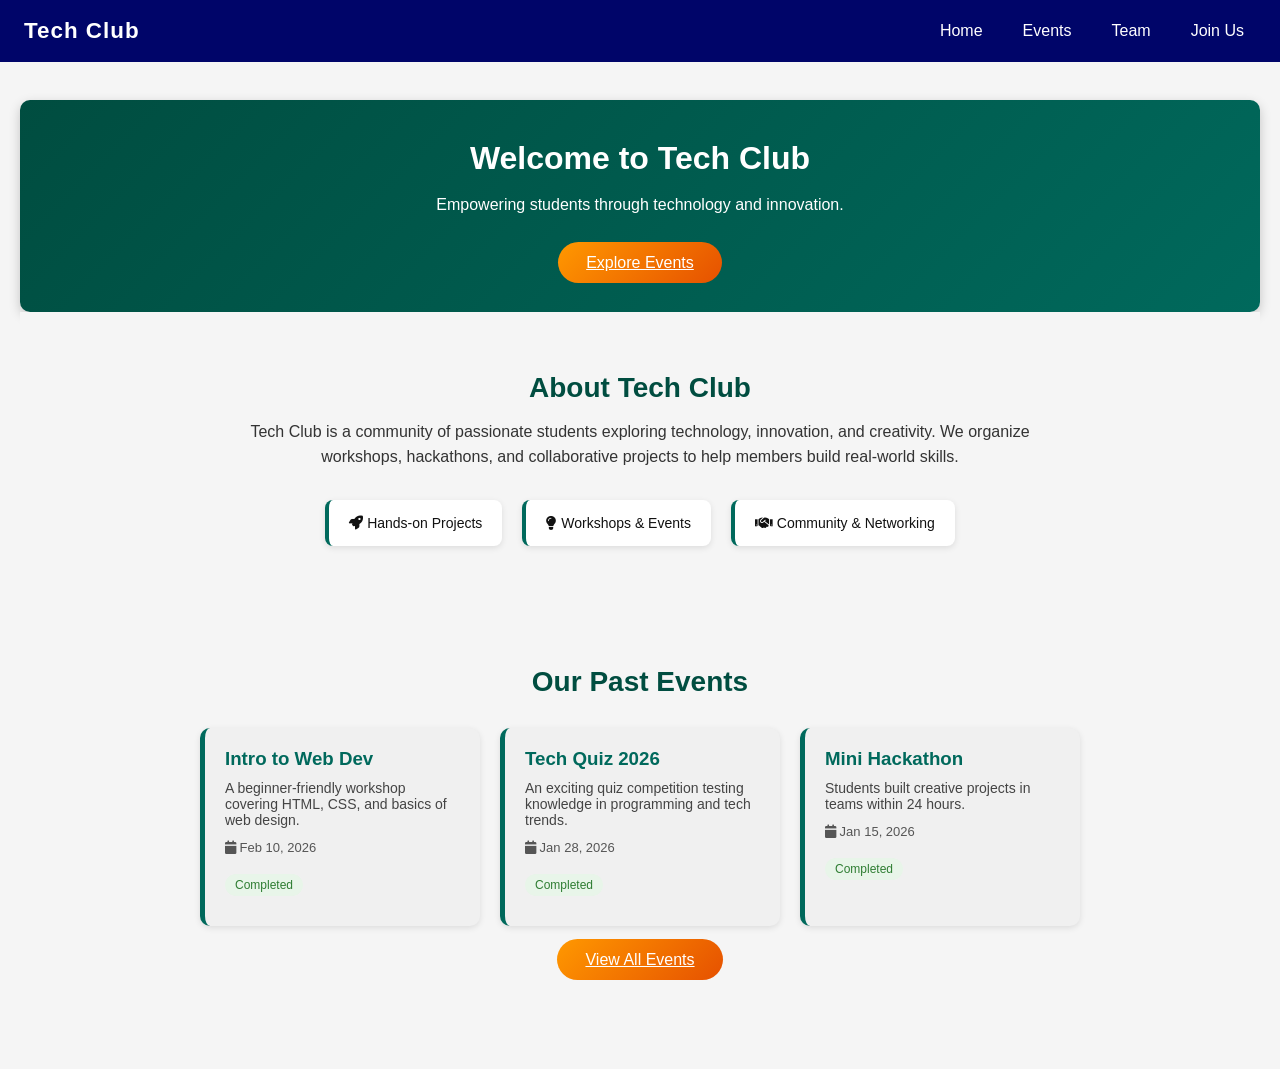
<file: Technical Club Portal/index.html>
<!DOCTYPE html>
<html lang="en">
    <head>
        <meta charset="UTF-8">
        <meta name="viewport" content="width=device-width, initial-scale=1.0">
        <title>Document</title>
        <link rel="stylesheet" href="css/style.css">
        <link rel="stylesheet" href="css/navbar.css">
        <link rel="stylesheet" href="https://cdnjs.cloudflare.com/ajax/libs/font-awesome/6.0.0/css/all.min.css">
    </head>
    <body>
        <header>
            <nav class="navbar">
                <a href="index.html">
                    <h2>Tech Club</h2>
                </a>
                <ul>
                    <li><a href="index.html">Home</a></li>
                    <li><a href="events.html">Events</a></li>
                    <li><a href="team.html">Team</a></li>
                    <li><a href="contact.html">Join Us</a></li>
                </ul>
            </nav>
        </header>
        <section class="hero">
            <h1>Welcome to Tech Club</h1>
            <p>Empowering students through technology and innovation.</p>
            <br><br>
            <a href="events.html" class="btn">Explore Events</a>
        </section>
        <section class="about">
            <div class="about-container">
                <h2>About Tech Club</h2>
                <p>
                    Tech Club is a community of passionate students exploring
                    technology,
                    innovation, and creativity. We organize workshops,
                    hackathons, and
                    collaborative projects to help members build real-world
                    skills.
                </p>
                <div class="about-highlights">
                    <div class="highlight-card"><i class="fas fa-rocket"></i> Hands-on Projects</div>
                    <div class="highlight-card"><i class="fas fa-lightbulb"></i> Workshops & Events</div>
                    <div class="highlight-card"><i class="fas fa-handshake"></i> Community & Networking</div>
                </div>
            </div>
        </section>
        <section class="completed-events">
            <div class="events-container">
                <h2>Our Past Events</h2>
                <div class="event-cards">

                    <div class="event-card">
                        <h3>Intro to Web Dev</h3>
                        <p>A beginner-friendly workshop covering HTML, CSS, and
                            basics of web design.</p>
                        <span class="event-date"><i class="fas fa-calendar"></i> Feb 10, 2026</span>
                        <br><br>
                        <span class="event-badge">Completed</span>
                    </div>
                    <div class="event-card">
                        <h3>Tech Quiz 2026</h3>
                        <p>An exciting quiz competition testing knowledge in
                            programming and tech trends.</p>
                        <span class="event-date"><i class="fas fa-calendar"></i> Jan 28, 2026</span>
                        <br><br>
                        <span class="event-badge">Completed</span>
                    </div>

                    <div class="event-card">
                        <h3>Mini Hackathon</h3>
                        <p>Students built creative projects in teams within 24
                            hours.</p>
                        <span class="event-date"><i class="fas fa-calendar"></i> Jan 15, 2026</span>
                        <br><br>
                        <span class="event-badge">Completed</span>
                    </div>
                </div>
                <div class="btn-container">
                    <a href="events.html" class="btn">View All Events</a>
                </div>
            </div>
        </section>
    </body>
</html>
</file>
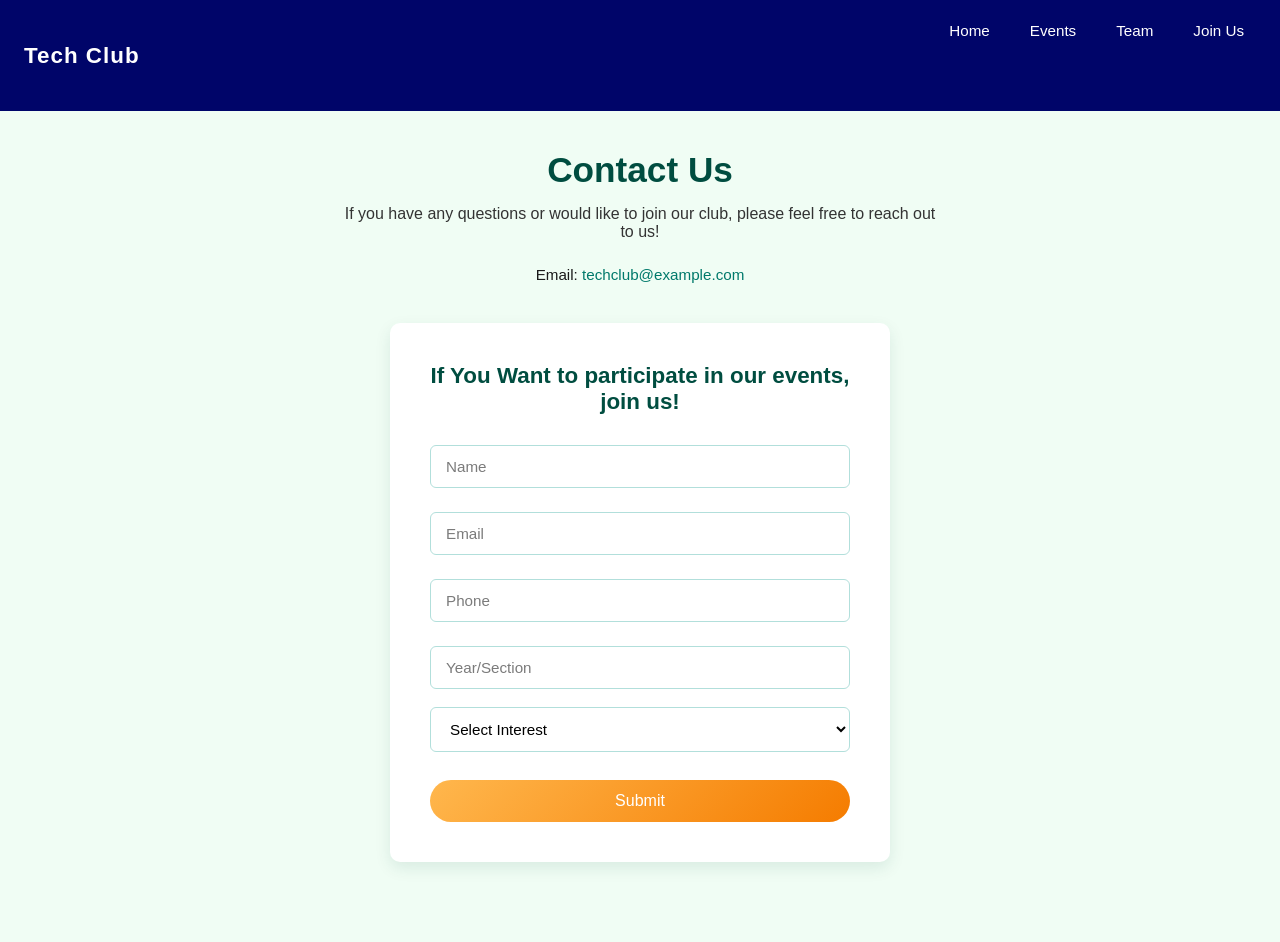
<file: Technical Club Portal/contact.html>
<!DOCTYPE html>
<html lang="en">
    <head>
        <meta charset="UTF-8">
        <meta name="viewport" content="width=device-width, initial-scale=1.0">
        <title>Document</title>
        <link rel="stylesheet" href="css/contact.css">
        <link rel="stylesheet" href="css/navbar.css">
    </head>
    <body>
        <header>
            <nav class="navbar">
                <a href="index.html">
                    <h2>Tech Club</h2>
                </a>
                <ul>
                    <li><a href="index.html">Home</a></li>
                    <li><a href="events.html">Events</a></li>
                    <li><a href="team.html">Team</a></li>
                    <li><a href="contact.html">Join Us</a></li>
                </ul>
            </nav>
        </header>
        <div class="container">
            <h1>Contact Us</h1>
            <p>If you have any questions or would like to join our club, please
                feel
                free to reach out to us!</p>
            <ul>
                <li>Email: <a
                        href="mailto:techclub@example.com">techclub@example.com</a></li>
            </ul>
        </div>
        <section>
            <h2>If You Want to participate in our events, join us!</h2>
            <form id="contactForm">
                <input type="text" id="name" placeholder="Name" />
                <span class="error" id="nameError"></span>
                <input type="email" id="email" placeholder="Email" />
                <span class="error" id="emailError"></span>
                <input type="text" id="phone" placeholder="Phone" />
                <span class="error" id="phoneError"></span>
                <input type="text" id="year" placeholder="Year/Section" />
                <select id="interest">
                    <option value>Select Interest</option>
                    <option>Web Development</option>
                    <option>AI/ML</option>
                    <option>Competitive Programming</option>
                    <option>App Development</option>
                    <option>Cybersecurity</option>
                    <option>Data Science</option>
                    <option>Game Development</option>
                    <option>Cloud Computing</option>
                    <option>Robotics</option>
                    <option>UI/UX Design</option>
                    <option>Open Source Contribution</option>
                </select>
                <button type="submit">Submit</button>
            </form>
        </section>
        <script src="script/form.js"></script>
    </body>
</html>
</file>
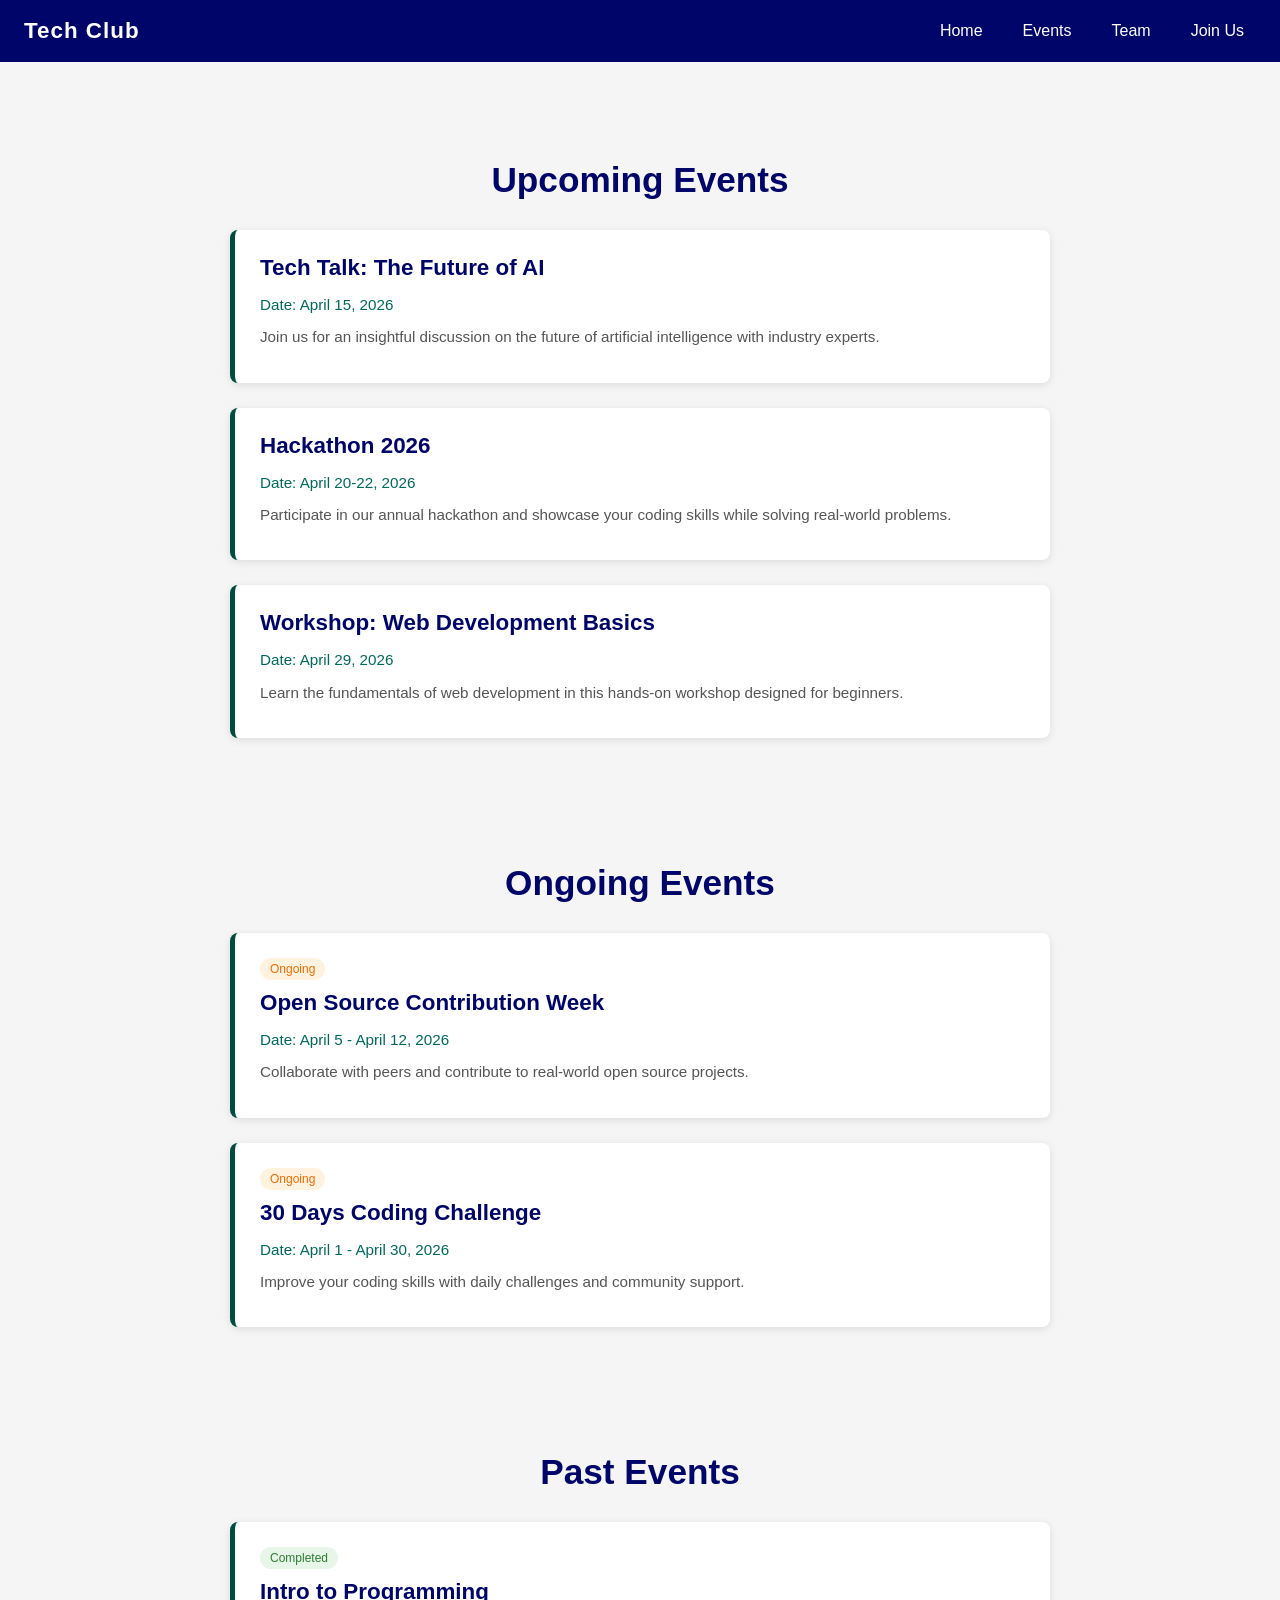
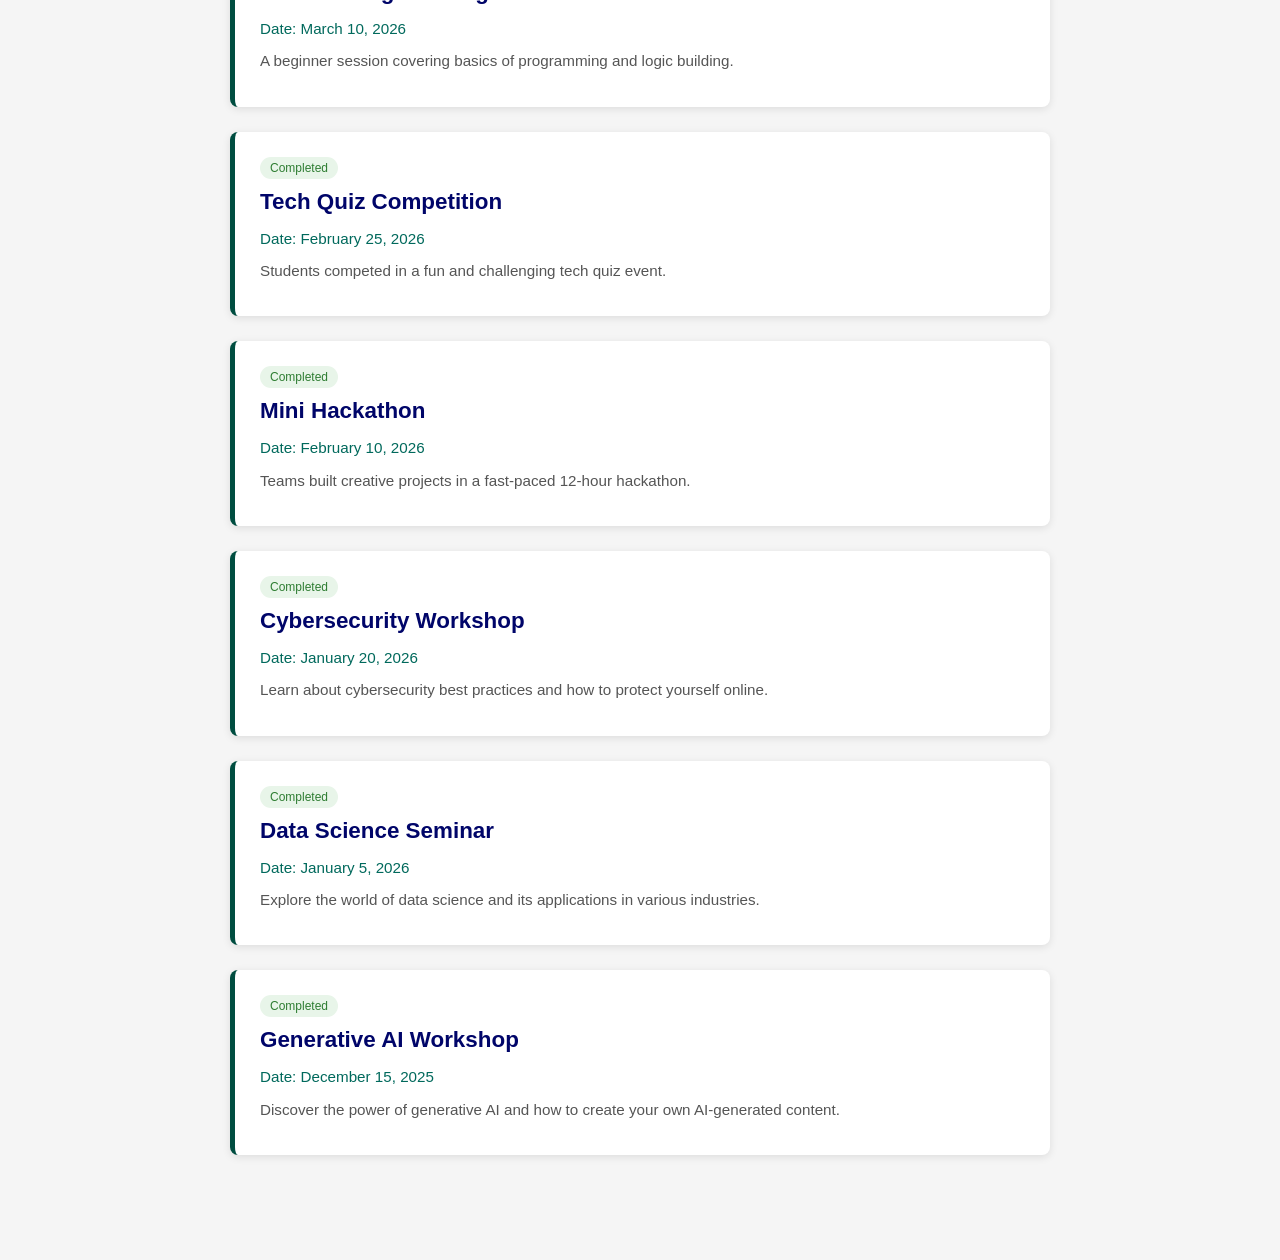
<file: Technical Club Portal/events.html>
<!DOCTYPE html>
<html lang="en">
    <head>
        <meta charset="UTF-8">
        <meta name="viewport" content="width=device-width, initial-scale=1.0">
        <title>Document</title>
        <link rel="stylesheet" href="css/navbar.css">
        <link rel="stylesheet" href="css/events.css">
    </head>
    <body>
        <header>
            <nav class="navbar">
                <a href="index.html">
                    <h2>Tech Club</h2>
                </a>
                <ul>
                    <li><a href="index.html">Home</a></li>
                    <li><a href="events.html">Events</a></li>
                    <li><a href="team.html">Team</a></li>
                    <li><a href="contact.html">Join Us</a></li>
                </ul>
            </nav>
        </header>
        <!-- Upcoming Events -->
        <section class="container">
            <h1>Upcoming Events</h1>
            <div class="event-card">
                <h2>Tech Talk: The Future of AI</h2>
                <p>Date: April 15, 2026</p>
                <p>Join us for an insightful discussion on the future of
                    artificial intelligence with industry experts.</p>
            </div>
            <div class="event-card">
                <h2>Hackathon 2026</h2>
                <p>Date: April 20-22, 2026</p>
                <p>Participate in our annual hackathon and showcase your coding
                    skills while solving real-world problems.</p>
            </div>
            <div class="event-card">
                <h2>Workshop: Web Development Basics</h2>
                <p>Date: April 29, 2026</p>
                <p>Learn the fundamentals of web development in this hands-on
                    workshop designed for beginners.</p>
            </div>
        </section>
        <!-- Ongoing Events -->
        <section class="container">
            <h1>Ongoing Events</h1>
            <div class="event-card">
                <span class="event-badge-ongoing">Ongoing</span>
                <h2>Open Source Contribution Week</h2>
                <p>Date: April 5 - April 12, 2026</p>
                <p>Collaborate with peers and contribute to real-world open
                    source projects.</p>
            </div>
            <div class="event-card">
                <span class="event-badge-ongoing">Ongoing</span>
                <h2>30 Days Coding Challenge</h2>
                <p>Date: April 1 - April 30, 2026</p>
                <p>Improve your coding skills with daily challenges and
                    community support.</p>
            </div>
        </section>
        <!-- Past Events -->
        <section class="container">
            <h1>Past Events</h1>
            <div class="event-card">
                <span class="event-badge-completed">Completed</span>
                <h2>Intro to Programming</h2>
                <p>Date: March 10, 2026</p>
                <p>A beginner session covering basics of programming and logic
                    building.</p>
            </div>
            <div class="event-card">
                <span class="event-badge-completed">Completed</span>
                <h2>Tech Quiz Competition</h2>
                <p>Date: February 25, 2026</p>
                <p>Students competed in a fun and challenging tech quiz
                    event.</p>
            </div>
            <div class="event-card">
                <span class="event-badge-completed">Completed</span>
                <h2>Mini Hackathon</h2>
                <p>Date: February 10, 2026</p>
                <p>Teams built creative projects in a fast-paced 12-hour
                    hackathon.</p>
            </div>
            <div class="event-card">
                <span class="event-badge-completed">Completed</span>
                <h2>Cybersecurity Workshop</h2>
                <p>Date: January 20, 2026</p>
                <p>Learn about cybersecurity best practices and how to protect
                    yourself online.</p>
            </div>
            <div class="event-card">
                <span class="event-badge-completed">Completed</span>
                <h2>Data Science Seminar</h2>
                <p>Date: January 5, 2026</p>
                <p>Explore the world of data science and its applications in
                    various industries.</p>
            </div>
            <div class="event-card">
                <span class="event-badge-completed">Completed</span>
                <h2>Generative AI Workshop</h2>
                <p>Date: December 15, 2025</p>
                <p>Discover the power of generative AI and how to create your
                    own AI-generated content.</p>
            </div>
        </section>
    </body>
</html>
</file>
<file: Technical Club Portal/css/style.css>
* {
    margin: 0;
    padding: 0;
    box-sizing: border-box;
}

body {
    font-family: Arial, sans-serif;
    background-color: #f5f5f5;
    min-height: 100vh;
    color: #111;
    padding: 100px 20px 40px;
}

.container {
    padding: 40px;
    max-width: 800px;
    margin: auto;
}

.hero {
    background: linear-gradient(135deg, #004d40, #00695c);
    color: white;
    padding: 40px 30px;
    border-radius: 10px;
    text-align: center;
    box-shadow: 0 4px 12px rgba(0, 0, 0, 0.2);
}

.hero h1 {
    font-size: 32px;
    margin-bottom: 15px;
}

.hero p {
    font-size: 16px;
    line-height: 1.6;
}

.about {
    padding: 60px 20px;
    background-color: #f5f5f5;
    text-align: center;
}

.about-container {
    max-width: 800px;
    margin: auto;
}

.about h2 {
    font-size: 28px;
    margin-bottom: 15px;
    color: #004d40;
}

.about p {
    font-size: 16px;
    line-height: 1.6;
    color: #333;
}

.about-highlights {
    display: flex;
    justify-content: center;
    gap: 20px;
    margin-top: 30px;
    flex-wrap: wrap;
}

.highlight-card {
    background-color: #ffffff;
    padding: 15px 20px;
    border-radius: 8px;
    box-shadow: 0 2px 6px rgba(0, 0, 0, 0.1);
    border-left: 4px solid #00695c;
    font-size: 14px;
    transition: 0.3s;
}

.highlight-card:hover {
    transform: translateY(-5px);
    box-shadow: 0 4px 12px rgba(0, 105, 92, 0.3);
}

.completed-events {
    padding: 60px 20px;
    background-color: #f5f5f5;
    text-align: center;
}

.completed-events h2 {
    font-size: 28px;
    margin-bottom: 30px;
    color: #004d40;
}

.event-cards {
    display: flex;
    gap: 20px;
    justify-content: center;
    flex-wrap: wrap;
}

.event-card {
    background-color: #f0f0f0;
    padding: 20px;
    border-radius: 10px;
    width: 280px;
    box-shadow: 0 2px 6px rgba(0, 0, 0, 0.1);
    border-left: 5px solid #00695c;
    text-align: left;
    transition: 0.3s;
}

.event-card:hover {
    transform: translateY(-5px);
    box-shadow: 0 4px 12px rgba(0, 105, 92, 0.3);
}

.event-card h3 {
    margin-bottom: 10px;
    color: #00695c;
}

.event-card p {
    font-size: 14px;
    margin-bottom: 10px;
    color: #444;
}

.event-date {
    font-size: 13px;
    color: #555;
}

.event-badge {
    display: inline-block;
    background-color: #e8f5e9;
    color: #2e7d32;
    font-size: 12px;
    padding: 4px 10px;
    border-radius: 12px;
    margin-bottom: 10px;
}

.btn-container {
    text-align: center;
    margin-top: 25px;
}

.btn {
    background: linear-gradient(135deg, #ff9800, #e65100);
    border: none;
    padding: 12px 28px;
    color: white;
    font-size: 16px;
    cursor: pointer;
    border-radius: 25px;
    transition: 0.3s;
}

.btn:hover {
    transform: scale(1.05);
}

.date-card {
    margin-top: 30px;
    padding: 15px 20px;
    background-color: #ffffff;
    border-left: 5px solid #004d40;
    border-radius: 6px;
    box-shadow: 0 2px 6px rgba(0, 0, 0, 0.1);
    display: inline-block;
}

.date-text {
    color: #00695c;
    font-weight: 500;
}
</file>
<file: Technical Club Portal/css/navbar.css>
header {
    width: 100vw;
    position: fixed;
    top: 0;
    left: 0;
    margin: 0;
    padding: 0;
    z-index: 1000;
}

.navbar {
    width: 100vw;
    background-color: #000569;
    padding: 14px 24px;
    display: flex;
    align-items: center;
    justify-content: space-between;
    flex-wrap: wrap;
    gap: 1rem;
    box-sizing: border-box;
    margin: 0;
    z-index: 1000;
}

.navbar > a {
    display: inline-flex;
    align-items: center;
    text-decoration: none;
}

.navbar h2 {
    color: white;
    font-size: 1.4rem;
    letter-spacing: 1px;
    margin: 0;
}

.navbar ul {
    list-style: none;
    display: flex;
    align-items: center;
    justify-content: flex-end;
    gap: 1rem;
    flex: 1 1 auto;
    min-width: 200px;
    margin-left: auto;
}

.navbar ul li {
    position: relative;
}

.navbar ul li a {
    color: white;
    text-decoration: none;
    padding: 8px 12px;
    display: block;
    font-weight: 500;
    transition: background-color 0.25s ease;
}

.navbar ul li a:hover {
    background-color: #29004d;
    border-radius: 4px;
}

#themeToggle {
    background: linear-gradient(135deg, #ff9800, #e65100);
    border: none;
    color: white;
    padding: 10px 18px;
    border-radius: 25px;
    cursor: pointer;
    font-size: 1rem;
    transition: transform 0.3s ease, box-shadow 0.3s ease;
    flex-shrink: 0;
}

#themeToggle:hover {
    transform: scale(1.05);
    box-shadow: 0 8px 18px rgba(0, 0, 0, 0.2);
}
</file>
<file: Technical Club Portal/css/contact.css>
* {
    margin: 0;
    padding: 0;
    box-sizing: border-box;
}

body {
    font-family: Arial, sans-serif;
    background-color: #f0fdf4;
    min-height: 100vh;
    color: #0a0a23;
    padding: 100px 20px 40px;
}

.container {
    margin-top: 50px;
}

h1 {
    font-size: 2.2rem;
    color: #004d40;
    margin-bottom: 15px;
    text-align: center;
}

p {
    font-size: 1rem;
    color: #333;
    text-align: center;
    margin-bottom: 25px;
    max-width: 600px;
    margin-left: auto;
    margin-right: auto;
}

ul {
    list-style: none;
    text-align: center;
    margin-bottom: 40px;
}

ul li {
    font-size: 0.95rem;
    color: #1a1a1a;
    margin-bottom: 10px;
}

ul li a {
    color: #00796b;
    text-decoration: none;
    font-weight: 500;
    transition: color 0.3s ease;
}

ul li a:hover {
    color: #004d40;
    text-decoration: underline;
}

section {
    max-width: 500px;
    margin: 40px auto;
    background: #ffffff;
    padding: 40px;
    border-radius: 10px;
    box-shadow: 0 6px 16px rgba(0, 77, 64, 0.1);
}

section h2 {
    font-size: 1.4rem;
    color: #004d40;
    margin-bottom: 30px;
    text-align: center;
}

form {
    display: flex;
    flex-direction: column;
    gap: 18px;
}

input,
select {
    padding: 12px 15px;
    border: 1px solid #b2dfdb;
    border-radius: 6px;
    font-size: 0.95rem;
    font-family: Arial, sans-serif;
    transition: border-color 0.3s ease, box-shadow 0.3s ease;
}

input:focus,
select:focus {
    outline: none;
    border-color: #004d40;
    box-shadow: 0 0 0 3px rgba(0, 77, 64, 0.15);
}

input::placeholder {
    color: #7b7b7b;
}

select {
    cursor: pointer;
    background-color: white;
}

.error {
    font-size: 0.85rem;
    color: #d32f2f;
    margin-top: -12px;
}

button {
    background: linear-gradient(135deg, #ffb74d, #f57c00);
    border: none;
    padding: 12px 28px;
    color: white;
    font-size: 1rem;
    font-weight: 500;
    cursor: pointer;
    border-radius: 25px;
    transition: transform 0.3s ease, box-shadow 0.3s ease;
    margin-top: 10px;
}

button:hover {
    transform: scale(1.05);
    box-shadow: 0 8px 18px rgba(245, 124, 0, 0.3);
}

button:active {
    transform: scale(0.98);
}

@media (max-width: 768px) {
    body {
        padding-top: 80px;
        padding-left: 15px;
        padding-right: 15px;
    }

    h1 {
        font-size: 1.6rem;
    }

    section {
        padding: 25px;
    }

    section h2 {
        font-size: 1.1rem;
    }

    input,
    select {
        padding: 10px 12px;
        font-size: 0.9rem;
    }

    button {
        padding: 10px 24px;
        font-size: 0.95rem;
    }
}
</file>
<file: Technical Club Portal/css/events.css>
* {
    margin: 0;
    padding: 0;
    box-sizing: border-box;
}

body {
    font-family: Arial, sans-serif;
    background-color: #f5f5f5;
    min-height: 100vh;
    color: #111;
    padding: 100px 20px 40px;
}

.container {
    padding: 40px;
    max-width: 900px;
    margin: 0 auto;
    margin-top: 20px;
}

.container h1 {
    font-size: 2.2rem;
    color: #000569;
    margin-bottom: 30px;
    text-align: center;
}

.event-card {
    background: white;
    border-left: 5px solid #004d40;
    border-radius: 8px;
    padding: 25px;
    margin-bottom: 25px;
    box-shadow: 0 2px 8px rgba(0, 0, 0, 0.1);
    transition: transform 0.3s ease, box-shadow 0.3s ease;
}

.event-card:hover {
    transform: translateX(5px);
    box-shadow: 0 4px 15px rgba(0, 0, 0, 0.15);
}

.event-card h2 {
    font-size: 1.4rem;
    color: #000569;
    margin-bottom: 12px;
}

.event-card p {
    font-size: 0.95rem;
    color: #555;
    line-height: 1.6;
    margin-bottom: 8px;
}

.event-card p:first-of-type {
    color: #00695c;
    font-weight: 500;
}

@media (max-width: 768px) {
    .container {
        padding: 20px;
    }

    .container h1 {
        font-size: 1.6rem;
    }

    .event-card {
        padding: 20px;
        margin-bottom: 20px;
    }

    .event-card h2 {
        font-size: 1.1rem;
    }
}

.event-badge-completed {
  display: inline-block;
  background-color: #e8f5e9;
  color: #2e7d32;
  font-size: 12px;
  padding: 4px 10px;
  border-radius: 12px;
  margin-bottom: 10px;
}

.event-badge-ongoing {
  display: inline-block;
  background-color: #fff3e0;
  color: #ef6c00;
  font-size: 12px;
  padding: 4px 10px;
  border-radius: 12px;
  margin-bottom: 10px;
}
</file>
